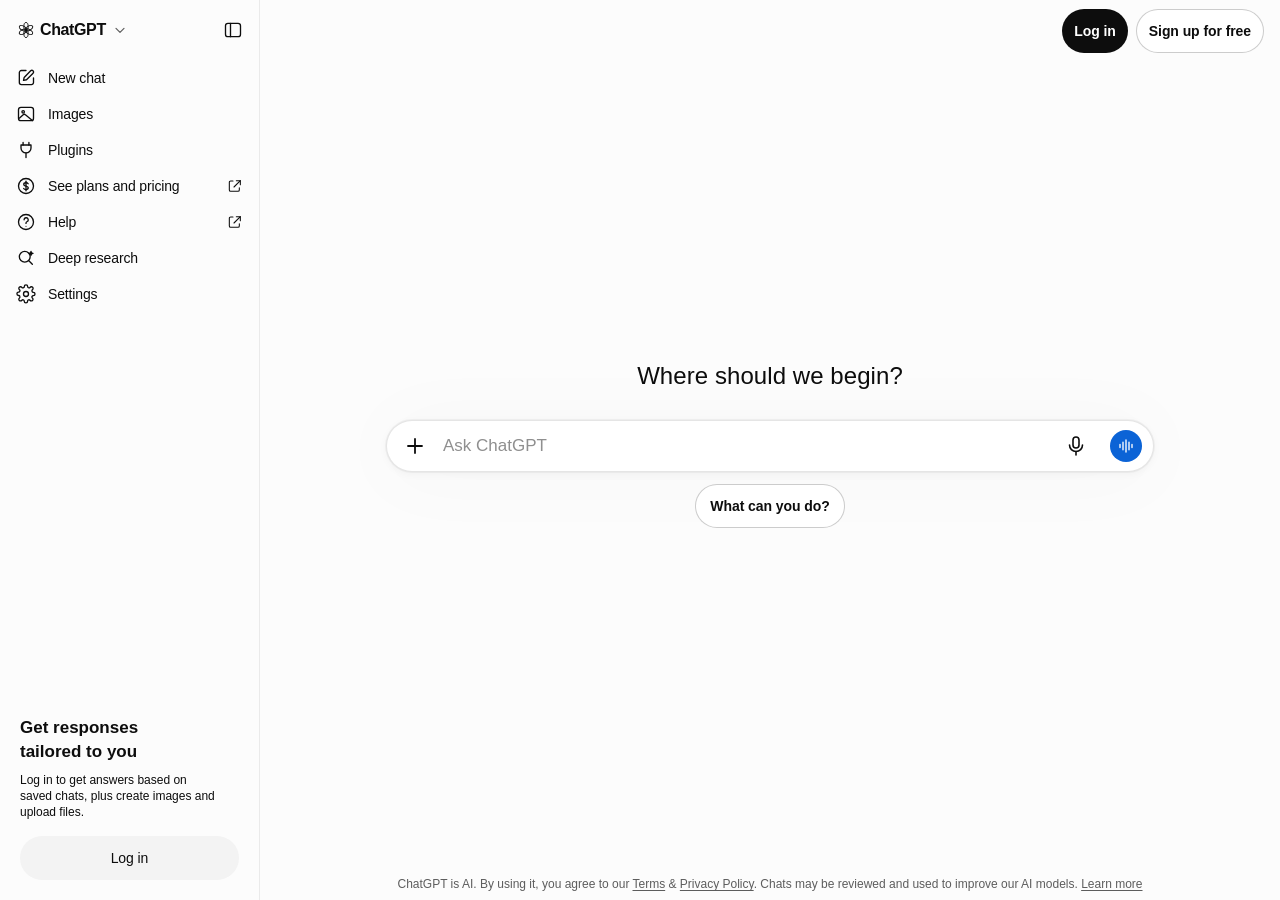
<file: index.html>
<!doctype html>
<html lang="en">
  <head>
    <meta charset="utf-8" />
    <meta name="viewport" content="width=device-width, initial-scale=1" />
    <title>ChatGPT</title>
    <meta name="description" content="A front-end replica of ChatGPT, rebuilt from the rendered UI for study." />
    <link rel="icon" href="assets/mark.svg" type="image/svg+xml" />
    <link rel="stylesheet" href="css/tokens.css" />
    <link rel="stylesheet" href="css/base.css" />
    <link rel="stylesheet" href="css/home.css" />
  </head>
  <body>
    <div class="home">
      <div class="scrim" id="scrim"></div>

      <aside class="sidebar" id="sidebar" aria-label="ChatGPT navigation">
        <div class="sb-top">
          <a class="brand" href="index.html" data-mark>
            <span class="brand-text">ChatGPT</span>
            <span data-icon="chevron-down"></span>
          </a>
          <button class="icon-btn" id="close-sidebar" aria-label="Close sidebar" data-icon="panel"></button>
        </div>

        <nav class="sb-nav" id="home-nav" aria-label="Primary"></nav>

        <div class="sb-promo">
          <h2 data-copy="home.promo.title"></h2>
          <p data-copy="home.promo.body"></p>
          <a class="btn btn-soft btn-block" href="auth.html" data-copy="home.promo.cta"></a>
        </div>
      </aside>

      <div class="home-main">
        <header class="topbar">
          <button class="icon-btn mobile-only" id="open-sidebar" aria-label="Open sidebar" data-icon="menu"></button>
          <span class="mobile-only">ChatGPT</span>
          <div class="topbar-actions">
            <a class="btn btn-dark" href="auth.html">Log in</a>
            <a class="btn btn-outline" href="auth.html?mode=signup">Sign up for free</a>
          </div>
        </header>

        <main class="hero">
          <div class="hero-inner">
            <h1>
              <span class="desktop-only" data-copy="home.heading"></span>
              <span class="mobile-only-inline" data-copy="home.headingMobile"></span>
            </h1>

            <form class="composer" id="composer" autocomplete="off">
              <button class="composer-btn" type="button" aria-label="Add files and more" data-icon="plus"></button>
              <label class="sr-only" for="prompt">Ask ChatGPT</label>
              <textarea
                id="prompt"
                name="prompt"
                rows="1"
                data-copy-placeholder="home.placeholder"
                placeholder="Ask ChatGPT"
              ></textarea>
              <button class="composer-btn" type="button" aria-label="Dictate" data-icon="mic"></button>
              <a class="composer-voice" href="auth.html" aria-label="Use voice mode" data-icon="wave"></a>
            </form>

            <div class="suggestions" id="suggestions"></div>
          </div>
        </main>

        <footer class="home-footer">
          <p>
            <span data-copy="home.footer.before"></span><a data-copy="home.footer.terms" data-copy-href="links.terms"></a><span
              data-copy="home.footer.middle"
            ></span><a data-copy="home.footer.privacy" data-copy-href="links.privacy"></a><span
              data-copy="home.footer.after"
            ></span><a data-copy="home.footer.learn" data-copy-href="links.help"></a>
          </p>
        </footer>
      </div>
    </div>

    <script src="js/content.js"></script>
    <script src="js/copy.js"></script>
    <script src="js/icons.js"></script>
    <script src="js/config.js"></script>
    <script src="js/auth.js"></script>
    <script src="js/home.js"></script>
  </body>
</html>
</file>
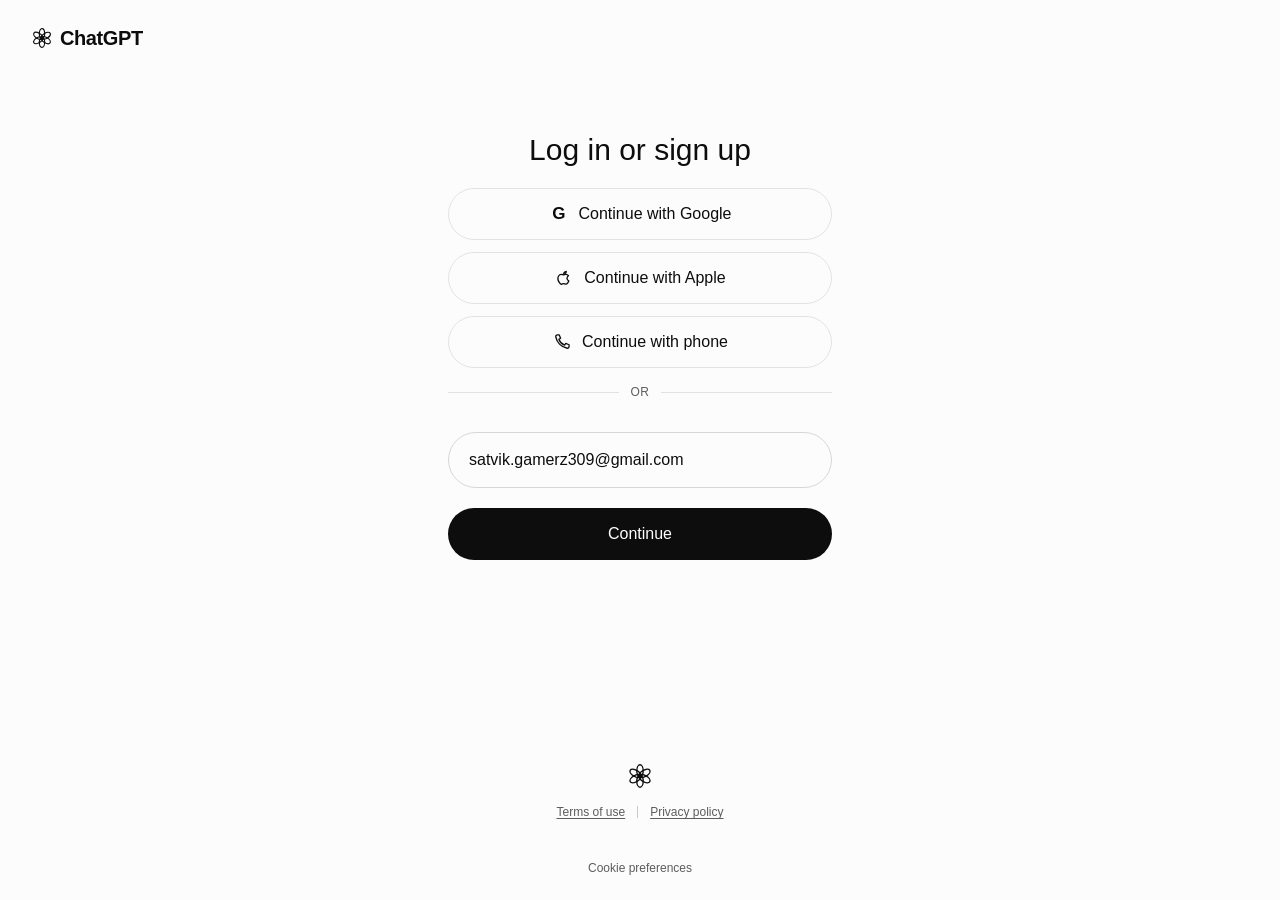
<file: auth.html>
<!doctype html>
<html lang="en">
  <head>
    <meta charset="utf-8" />
    <meta name="viewport" content="width=device-width, initial-scale=1" />
    <title>Log in or sign up - ChatGPT</title>
    <meta name="description" content="Local sign-in for the ChatGPT front-end replica." />
    <link rel="icon" href="assets/mark.svg" type="image/svg+xml" />
    <link rel="stylesheet" href="css/tokens.css" />
    <link rel="stylesheet" href="css/base.css" />
    <link rel="stylesheet" href="css/auth.css" />
  </head>
  <body>
    <div class="auth">
      <header class="auth-header">
        <a class="auth-wordmark" href="index.html" data-mark><span data-copy="auth.wordmark"></span></a>
      </header>

      <main class="auth-main">
        <div class="auth-col">
          <div id="account-banner"></div>
          <h1 id="auth-title">Log in or sign up</h1>

          <div id="auth-social">
            <div class="auth-stack" id="social-stack"></div>
            <div class="auth-divider" id="auth-divider"><span data-copy="auth.divider"></span></div>
          </div>

          <form class="auth-form" id="email-form" novalidate>
            <div class="field">
              <label class="sr-only" for="email">Email address</label>
              <input
                id="email"
                name="email"
                type="email"
                inputmode="email"
                autocomplete="email"
                spellcheck="false"
                data-copy-placeholder="auth.emailPlaceholder"
                placeholder="Email address"
                required
              />
              <p class="field-error" id="email-error" hidden></p>
            </div>
            <button class="auth-submit" type="submit" data-copy="auth.continue"></button>
          </form>

          <form class="auth-form" id="password-form" hidden novalidate>
            <div class="field">
              <label class="sr-only" for="password">Password</label>
              <input
                id="password"
                name="password"
                type="password"
                autocomplete="current-password"
                data-copy-placeholder="auth.passwordPlaceholder"
                placeholder="Password"
                required
              />
              <p class="field-hint" id="password-hint"></p>
              <p class="field-error" id="password-error" hidden></p>
            </div>
            <button class="auth-submit" type="submit" data-copy="auth.passwordCta"></button>
          </form>

          <p class="auth-alt" id="auth-alt"></p>
          <button class="auth-back" id="auth-back" type="button" hidden><span data-copy="auth.back"></span></button>
        </div>
      </main>

      <footer class="auth-footer">
        <span data-mark></span>
        <div class="auth-legal">
          <a data-copy="auth.legal.terms" data-copy-href="links.terms" target="_blank" rel="noopener noreferrer"></a>
          <span class="sep" aria-hidden="true"></span>
          <a data-copy="auth.legal.privacy" data-copy-href="links.privacy" target="_blank" rel="noopener noreferrer"></a>
        </div>
        <div class="auth-cookie">
          <button type="button" data-copy="auth.legal.cookies"></button>
        </div>
      </footer>
    </div>

    <script src="js/content.js"></script>
    <script src="js/copy.js"></script>
    <script src="js/icons.js"></script>
    <script src="js/config.js"></script>
    <script src="js/auth.js"></script>
    <script src="js/auth-page.js"></script>
  </body>
</html>
</file>
<file: css/tokens.css>
/* Design tokens measured from the rendered reference page (see clones/chatgpt/DESIGN.md). */
:root {
  --bg: #fcfcfc;
  --surface: #ffffff;
  --surface-2: #f3f3f3;
  --text: #0d0d0d;
  --muted: #5d5d5d;
  --muted-2: #8f8f8f;
  --on-inverse: #ffffff;

  --border: rgba(0, 0, 0, 0.1);
  --border-strong: rgba(0, 0, 0, 0.2);
  --border-input: rgba(0, 0, 0, 0.15);
  --border-faint: rgba(0, 0, 0, 0.07);
  --hover: rgba(0, 0, 0, 0.05);
  --active: rgba(0, 0, 0, 0.08);

  --voice: #0b63d6;
  --danger: #c53b3b;

  --sidebar-w: 260px;
  --sidebar-w-wide: 300px;
  --topbar-h: 61px;
  --content-w: 768px;
  --auth-col: 384px;

  --r-pill: 999px;
  --r-xl: 28px;
  --r-lg: 24px;
  --r-md: 16px;
  --r-sm: 10px;

  --font-sans: ui-sans-serif, -apple-system, BlinkMacSystemFont, "Segoe UI", Helvetica, Arial,
    sans-serif, "Apple Color Emoji", "Segoe UI Emoji";

  --shadow-composer: 0 0 0 1px rgba(0, 0, 0, 0.04), 0 2px 8px rgba(0, 0, 0, 0.04),
    0 4px 80px 8px rgba(0, 0, 0, 0.024);
  --shadow-pop: 0 10px 30px rgba(0, 0, 0, 0.12), 0 0 0 1px rgba(0, 0, 0, 0.08);
  --shadow-drawer: 0 0 40px rgba(0, 0, 0, 0.14);

  --t-fast: 120ms ease;
}
</file>
<file: css/base.css>
*,
*::before,
*::after {
  box-sizing: border-box;
}

[hidden] {
  display: none !important;
}

html,
body {
  height: 100%;
}

body {
  margin: 0;
  background: var(--bg);
  color: var(--text);
  font-family: var(--font-sans);
  font-size: 16px;
  line-height: 24px;
  -webkit-font-smoothing: antialiased;
  text-rendering: optimizeLegibility;
}

button,
input,
textarea,
select {
  font: inherit;
  color: inherit;
}

button {
  padding: 0;
  border: 0;
  background: none;
  cursor: pointer;
}

a {
  color: inherit;
  text-decoration: none;
}

h1,
h2,
h3,
p {
  margin: 0;
}

svg {
  display: block;
  flex: none;
}

:focus-visible {
  outline: 2px solid var(--text);
  outline-offset: 2px;
}

.sr-only {
  position: absolute;
  width: 1px;
  height: 1px;
  margin: -1px;
  padding: 0;
  overflow: hidden;
  clip: rect(0 0 0 0);
  white-space: nowrap;
  border: 0;
}

.ico {
  width: 20px;
  height: 20px;
}

.btn {
  display: inline-flex;
  align-items: center;
  justify-content: center;
  gap: 6px;
  height: 44px;
  padding: 0 12px;
  border: 0;
  border-radius: var(--r-pill);
  font-size: 14px;
  line-height: 20px;
  font-weight: 600;
  letter-spacing: -0.08px;
  white-space: nowrap;
  transition: background-color var(--t-fast), border-color var(--t-fast);
}

.btn-dark {
  background: var(--text);
  color: var(--on-inverse);
}
.btn-dark:hover {
  background: #2d2d2d;
}

.btn-outline {
  background: var(--surface);
  border: 1px solid var(--border-strong);
}
.btn-outline:hover {
  background: var(--surface-2);
}

.btn-soft {
  background: var(--surface-2);
  font-weight: 500;
}
.btn-soft:hover {
  background: #e8e8e8;
}

.btn-block {
  width: 100%;
}

.icon-btn {
  display: inline-flex;
  align-items: center;
  justify-content: center;
  width: 40px;
  height: 36px;
  border-radius: var(--r-sm);
  color: var(--text);
  transition: background-color var(--t-fast);
}
.icon-btn:hover {
  background: var(--hover);
}

.mobile-only {
  display: none;
}
.mobile-only-inline {
  display: none;
}
</file>
<file: css/home.css>
.home {
  display: flex;
  min-height: 100vh;
  min-height: 100dvh;
}

/* ---------- Sidebar (measured: 260px, 6px gutters, 36px rows) ---------- */
.sidebar {
  width: var(--sidebar-w);
  flex: none;
  display: flex;
  flex-direction: column;
  height: 100vh;
  height: 100dvh;
  position: sticky;
  top: 0;
  padding: 0 6px;
  background: var(--bg);
  border-right: 1px solid var(--border-faint);
  z-index: 30;
}

.sb-top {
  display: flex;
  align-items: center;
  justify-content: space-between;
  height: 60px;
  flex: none;
}

.brand {
  display: inline-flex;
  align-items: center;
  gap: 6px;
  height: 36px;
  margin-left: 6px;
  padding: 0 6px;
  border-radius: var(--r-sm);
  font-size: 16px;
  line-height: 32px;
  font-weight: 650;
  letter-spacing: -0.38px;
}
.brand:hover {
  background: var(--hover);
}
.brand .ico {
  width: 16px;
  height: 16px;
  color: var(--muted);
}
.brand .brand-mark {
  color: var(--text);
}

.sb-nav {
  display: flex;
  flex-direction: column;
  flex: none;
}

.nav-item {
  display: flex;
  align-items: center;
  gap: 12px;
  width: 100%;
  height: 36px;
  padding: 8px 10px;
  border-radius: var(--r-sm);
  font-size: 14px;
  line-height: 20px;
  letter-spacing: -0.15px;
  color: var(--text);
  text-align: left;
  transition: background-color var(--t-fast);
}
.nav-item:hover {
  background: var(--hover);
}
.nav-item.is-active {
  background: var(--active);
  font-weight: 500;
}
.nav-item .ico {
  width: 20px;
  height: 20px;
  color: var(--text);
}
.nav-item .ext {
  margin-left: auto;
  display: inline-flex;
  color: var(--muted);
}
.nav-item .ext .ico {
  width: 16px;
  height: 16px;
}

/* ---------- Logged-out promo block (measured: 20px inset, title 17/24 700) ---------- */
.sb-promo {
  margin-top: auto;
  padding: 20px 14px 20px;
  flex: none;
}
.sb-promo h2 {
  font-size: 17px;
  line-height: 24px;
  font-weight: 700;
  max-width: 182px;
}
.sb-promo p {
  margin: 8px 0 16px;
  max-width: 196px;
  font-size: 12px;
  line-height: 16px;
  color: var(--text);
}

/* ---------- Main column ---------- */
.home-main {
  flex: 1;
  min-width: 0;
  display: flex;
  flex-direction: column;
  min-height: 100vh;
  min-height: 100dvh;
}

.topbar {
  height: var(--topbar-h);
  flex: none;
  display: flex;
  align-items: flex-start;
  justify-content: flex-end;
  gap: 8px;
  padding: 9px 16px 0;
}
.topbar-actions {
  display: flex;
  gap: 8px;
}
.topbar .mobile-only {
  align-items: center;
  gap: 8px;
  margin-left: -6px;
  font-size: 16px;
  font-weight: 650;
  letter-spacing: -0.38px;
}

.hero {
  flex: 1;
  display: flex;
  flex-direction: column;
  align-items: center;
  justify-content: center;
  width: 100%;
  padding: 0 16px 48px;
}

.hero-inner {
  width: 100%;
  max-width: var(--content-w);
  display: flex;
  flex-direction: column;
  align-items: center;
}

.hero h1 {
  margin-bottom: 30px;
  font-size: 24px;
  line-height: 28px;
  font-weight: 400;
  letter-spacing: 0.07px;
  text-align: center;
}

/* ---------- Composer (measured: 768x52, radius 28, white, 1px 10% border) ---------- */
.composer {
  display: flex;
  align-items: flex-end;
  gap: 6px;
  width: 100%;
  padding: 3px 5px 3px 6px;
  background: var(--surface);
  border: 1px solid var(--border);
  border-radius: var(--r-xl);
  box-shadow: var(--shadow-composer);
}
.composer:focus-within {
  border-color: rgba(0, 0, 0, 0.18);
}

.composer-btn {
  flex: none;
  display: inline-flex;
  align-items: center;
  justify-content: center;
  width: 44px;
  height: 44px;
  border-radius: var(--r-pill);
  color: var(--text);
  transition: background-color var(--t-fast);
}
.composer-btn:hover {
  background: var(--hover);
}
.composer-btn .ico {
  width: 24px;
  height: 24px;
}

.composer textarea {
  flex: 1;
  min-width: 0;
  min-height: 44px;
  max-height: 200px;
  padding: 10px 0;
  border: 0;
  background: transparent;
  font-size: 17px;
  line-height: 24px;
  resize: none;
  outline: none;
}
.composer textarea::placeholder {
  color: var(--muted-2);
}

.composer-voice {
  flex: none;
  display: inline-flex;
  align-items: center;
  justify-content: center;
  width: 32px;
  height: 32px;
  margin: 6px;
  border-radius: var(--r-pill);
  background: var(--voice);
  color: #fff;
}
.composer-voice .ico {
  width: 18px;
  height: 18px;
}
.composer-voice:hover {
  background: #0a56ba;
}

.suggestions {
  display: flex;
  flex-wrap: wrap;
  justify-content: center;
  gap: 10px;
  margin-top: 12px;
}
.chip {
  height: 44px;
  padding: 0 14px;
  background: var(--surface);
  border: 1px solid var(--border-strong);
  border-radius: var(--r-pill);
  font-size: 14px;
  line-height: 20px;
  font-weight: 600;
  letter-spacing: -0.08px;
  transition: background-color var(--t-fast);
}
.chip:hover {
  background: var(--surface-2);
}

/* ---------- Footer legal line (measured: 12/16, #5d5d5d, centred) ---------- */
.home-footer {
  flex: none;
  padding: 0 16px 8px;
  text-align: center;
}
.home-footer p {
  font-size: 12px;
  line-height: 16px;
  color: var(--muted);
}
.home-footer a {
  text-decoration: underline;
  text-underline-offset: 2px;
}
.home-footer a:hover {
  color: var(--text);
}

/* ---------- Drawer / responsive (reference switches below ~900px) ---------- */
.scrim {
  position: fixed;
  inset: 0;
  z-index: 29;
  background: rgba(0, 0, 0, 0.2);
  opacity: 0;
  pointer-events: none;
  transition: opacity 180ms ease;
}
.scrim.is-open {
  opacity: 1;
  pointer-events: auto;
}

@media (max-width: 900px) {
  .sidebar {
    position: fixed;
    top: 0;
    left: 0;
    width: var(--sidebar-w-wide);
    background: var(--surface);
    border-right: 0;
    box-shadow: var(--shadow-drawer);
    transform: translateX(-100%);
    transition: transform 200ms ease;
  }
  .sidebar.is-open {
    transform: none;
  }
  .mobile-only {
    display: inline-flex;
  }
  .topbar {
    align-items: center;
    justify-content: space-between;
    padding: 9px 12px;
  }
  .hero {
    padding: 0 12px 40px;
  }
  .hero h1 {
    font-size: 24px;
    margin-bottom: 24px;
  }
  .hero .desktop-only {
    display: none;
  }
  .mobile-only-inline {
    display: inline;
  }
  .composer {
    padding: 3px 4px;
    border-radius: var(--r-lg);
  }
  .composer-btn {
    width: 40px;
    height: 40px;
  }
  .composer textarea {
    min-height: 40px;
    padding: 8px 0;
    font-size: 16px;
  }
  .composer-voice {
    margin: 4px;
  }
  .send-btn {
    margin: 2px;
  }
  .home-footer {
    padding: 0 16px 10px;
  }
}

@media (min-width: 481px) and (max-width: 900px) {
  .hero {
    padding-left: 24px;
    padding-right: 24px;
  }
}

@media (max-width: 480px) {
  .topbar-actions .btn-outline {
    display: none;
  }
  .suggestions {
    gap: 8px;
  }
  .chip {
    height: 40px;
    font-size: 13px;
  }
}
</file>
<file: css/auth.css>
.auth {
  display: flex;
  flex-direction: column;
  min-height: 100vh;
  min-height: 100dvh;
  background: var(--bg);
}

.auth-header {
  flex: none;
  display: flex;
  align-items: center;
  padding: 24px 32px 0;
}
.auth-wordmark {
  display: inline-flex;
  align-items: center;
  gap: 8px;
  font-size: 20px;
  line-height: 28px;
  font-weight: 600;
  letter-spacing: -0.4px;
}

.auth-main {
  flex: 1;
  display: flex;
  justify-content: center;
  padding: 80px 16px 24px;
}

.auth-col {
  width: 100%;
  max-width: var(--auth-col);
}

.auth-col h1 {
  margin-bottom: 20px;
  font-size: 30px;
  line-height: 36px;
  font-weight: 400;
  text-align: center;
}

.auth-stack {
  display: flex;
  flex-direction: column;
  gap: 12px;
}

.auth-btn {
  display: flex;
  align-items: center;
  justify-content: center;
  gap: 10px;
  width: 100%;
  height: 52px;
  padding: 12px 20px;
  background: transparent;
  border: 1px solid var(--border);
  border-radius: var(--r-pill);
  font-size: 16px;
  line-height: 24px;
  font-weight: 500;
  transition: background-color var(--t-fast), border-color var(--t-fast);
}
.auth-btn:hover {
  background: var(--surface-2);
  border-color: var(--border-strong);
}
.auth-btn .ico {
  width: 20px;
  height: 20px;
}
.auth-btn .auth-mark {
  display: inline-flex;
  align-items: center;
  justify-content: center;
  width: 20px;
  height: 20px;
  font-size: 17px;
  font-weight: 700;
  letter-spacing: -0.5px;
}

.auth-divider {
  display: flex;
  align-items: center;
  gap: 12px;
  margin: 16px 0;
  color: var(--muted);
  font-size: 12px;
  line-height: 16px;
  letter-spacing: 0.4px;
}
.auth-divider::before,
.auth-divider::after {
  content: "";
  flex: 1;
  height: 1px;
  background: var(--border);
}

.auth-form {
  display: flex;
  flex-direction: column;
  gap: 20px;
  margin-top: 32px;
}

.field {
  display: block;
}
.field input {
  width: 100%;
  height: 56px;
  padding: 0 20px;
  background: transparent;
  border: 1px solid var(--border-input);
  border-radius: var(--r-pill);
  font-size: 16px;
  line-height: 24px;
  outline: none;
  transition: border-color var(--t-fast), box-shadow var(--t-fast);
}
.field input::placeholder {
  color: var(--muted-2);
}
.field input:focus {
  border-color: var(--text);
  box-shadow: 0 0 0 1px var(--text);
}
.field-hint {
  margin-top: 8px;
  padding: 0 8px;
  font-size: 12px;
  line-height: 16px;
  color: var(--muted);
}
.field-error {
  margin-top: 8px;
  padding: 0 8px;
  font-size: 12px;
  line-height: 16px;
  color: var(--danger);
}

.auth-submit {
  display: flex;
  align-items: center;
  justify-content: center;
  width: 100%;
  height: 52px;
  padding: 12px 20px;
  background: var(--text);
  color: var(--on-inverse);
  border: 1px solid var(--border);
  border-radius: var(--r-pill);
  font-size: 16px;
  line-height: 24px;
  font-weight: 500;
  transition: background-color var(--t-fast);
}
.auth-submit:hover {
  background: #2d2d2d;
}
.auth-submit:disabled {
  background: #b4b4b4;
  cursor: default;
}

.auth-alt {
  margin-top: 20px;
  font-size: 14px;
  line-height: 20px;
  color: var(--muted);
  text-align: center;
}
.auth-alt a {
  color: var(--text);
  text-decoration: underline;
  text-underline-offset: 2px;
}

.auth-back {
  display: inline-flex;
  align-items: center;
  gap: 6px;
  margin-top: 20px;
  font-size: 14px;
  line-height: 20px;
  color: var(--muted);
}
.auth-back:hover {
  color: var(--text);
}

.auth-account {
  display: flex;
  align-items: center;
  justify-content: center;
  gap: 8px;
  margin-bottom: 20px;
  padding: 8px 14px;
  border: 1px solid var(--border);
  border-radius: var(--r-pill);
  font-size: 14px;
  line-height: 20px;
  color: var(--muted);
}
.auth-account strong {
  color: var(--text);
  font-weight: 500;
}

/* ---------- Bottom legal block (measured: mark 24px, 12px links) ---------- */
.auth-footer {
  flex: none;
  display: flex;
  flex-direction: column;
  align-items: center;
  gap: 16px;
  padding: 0 16px 24px;
}
.auth-footer .brand-mark {
  width: 24px;
  height: 24px;
  color: var(--text);
}
.auth-legal {
  display: flex;
  align-items: center;
  gap: 12px;
  font-size: 12px;
  line-height: 16px;
  color: var(--muted);
}
.auth-legal a,
.auth-legal button {
  font-size: 12px;
  line-height: 16px;
  color: var(--muted);
  text-decoration: underline;
  text-underline-offset: 2px;
}
.auth-legal a:hover,
.auth-legal button:hover {
  color: var(--text);
}
.auth-legal .sep {
  width: 1px;
  height: 12px;
  background: var(--border-strong);
}
.auth-cookie {
  margin-top: 24px;
  font-size: 12px;
  line-height: 16px;
  color: var(--muted);
}
.auth-cookie button {
  font-size: 12px;
  line-height: 16px;
}
.auth-cookie button:hover {
  color: var(--text);
}

@media (max-width: 480px) {
  .auth-header {
    padding: 18px 20px 0;
  }
  .auth-main {
    padding-top: 40px;
  }
  .auth-col h1 {
    font-size: 26px;
    line-height: 32px;
  }
}
</file>
